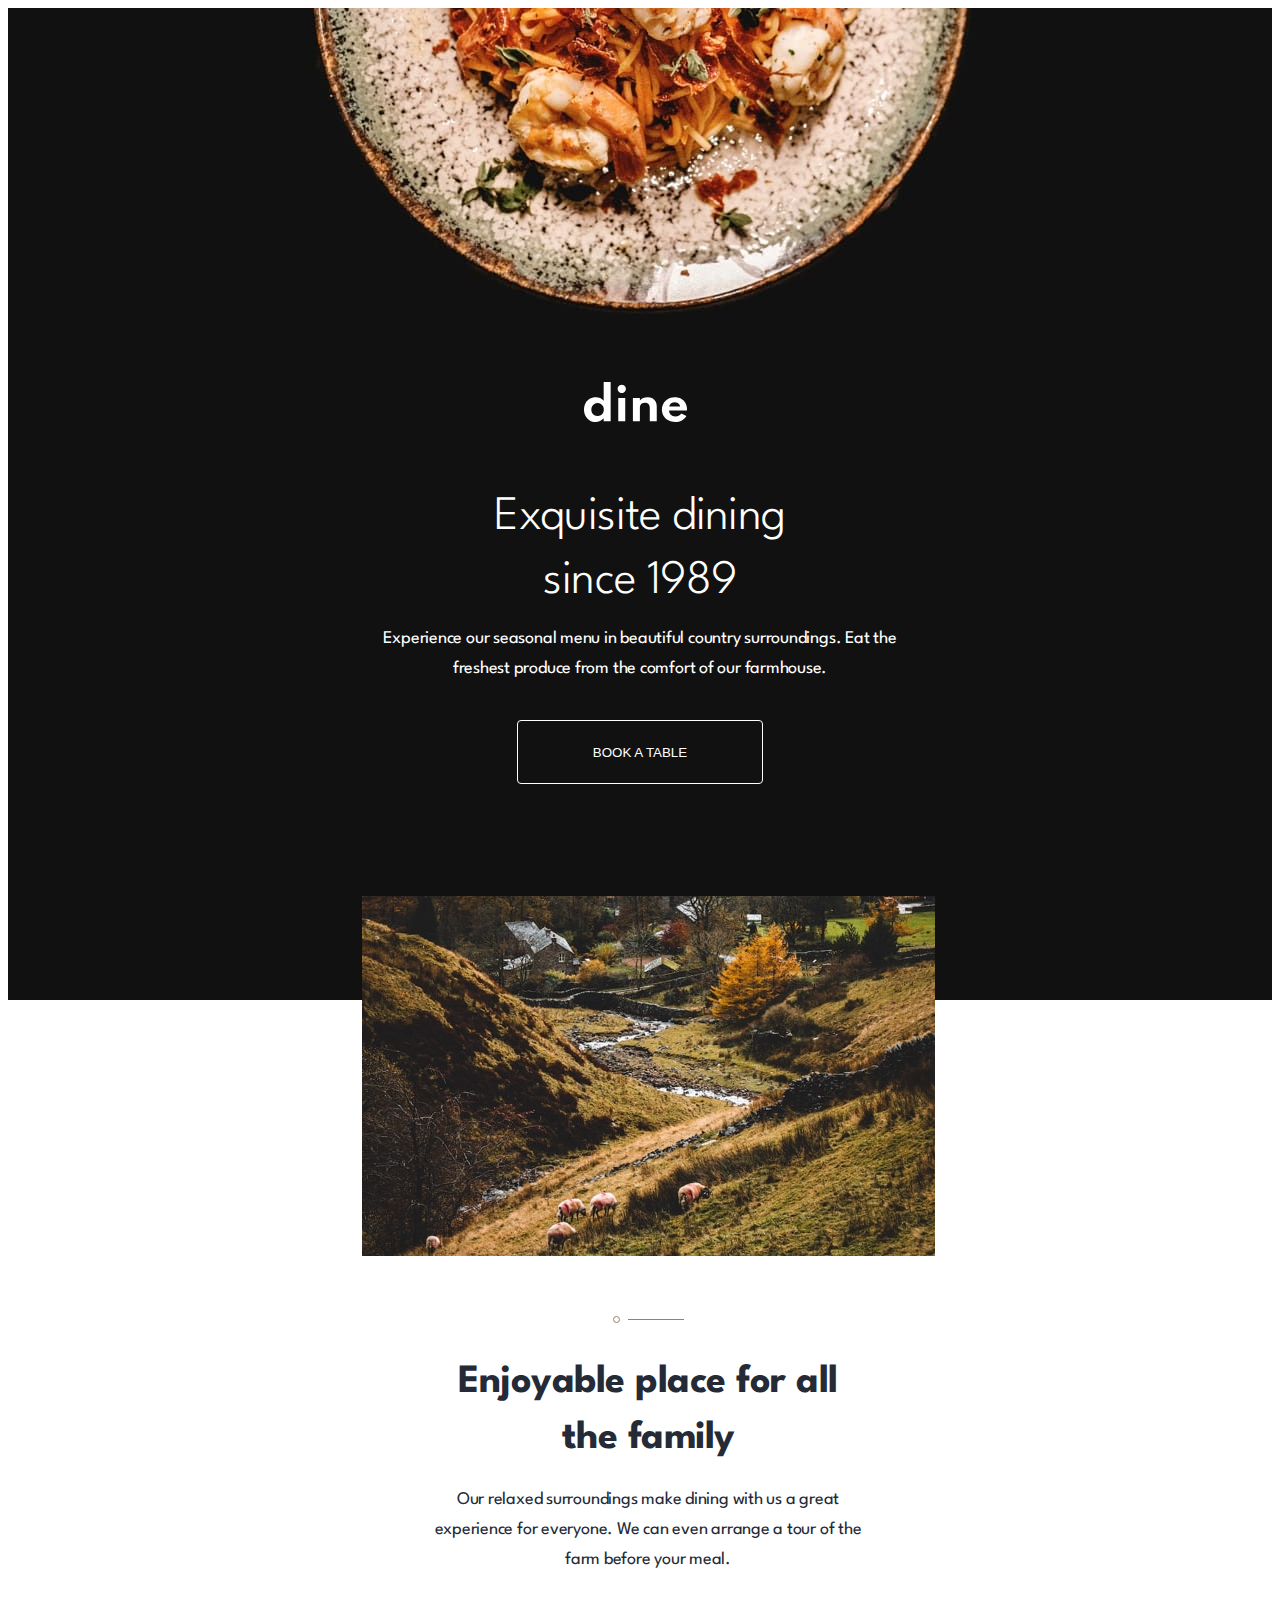
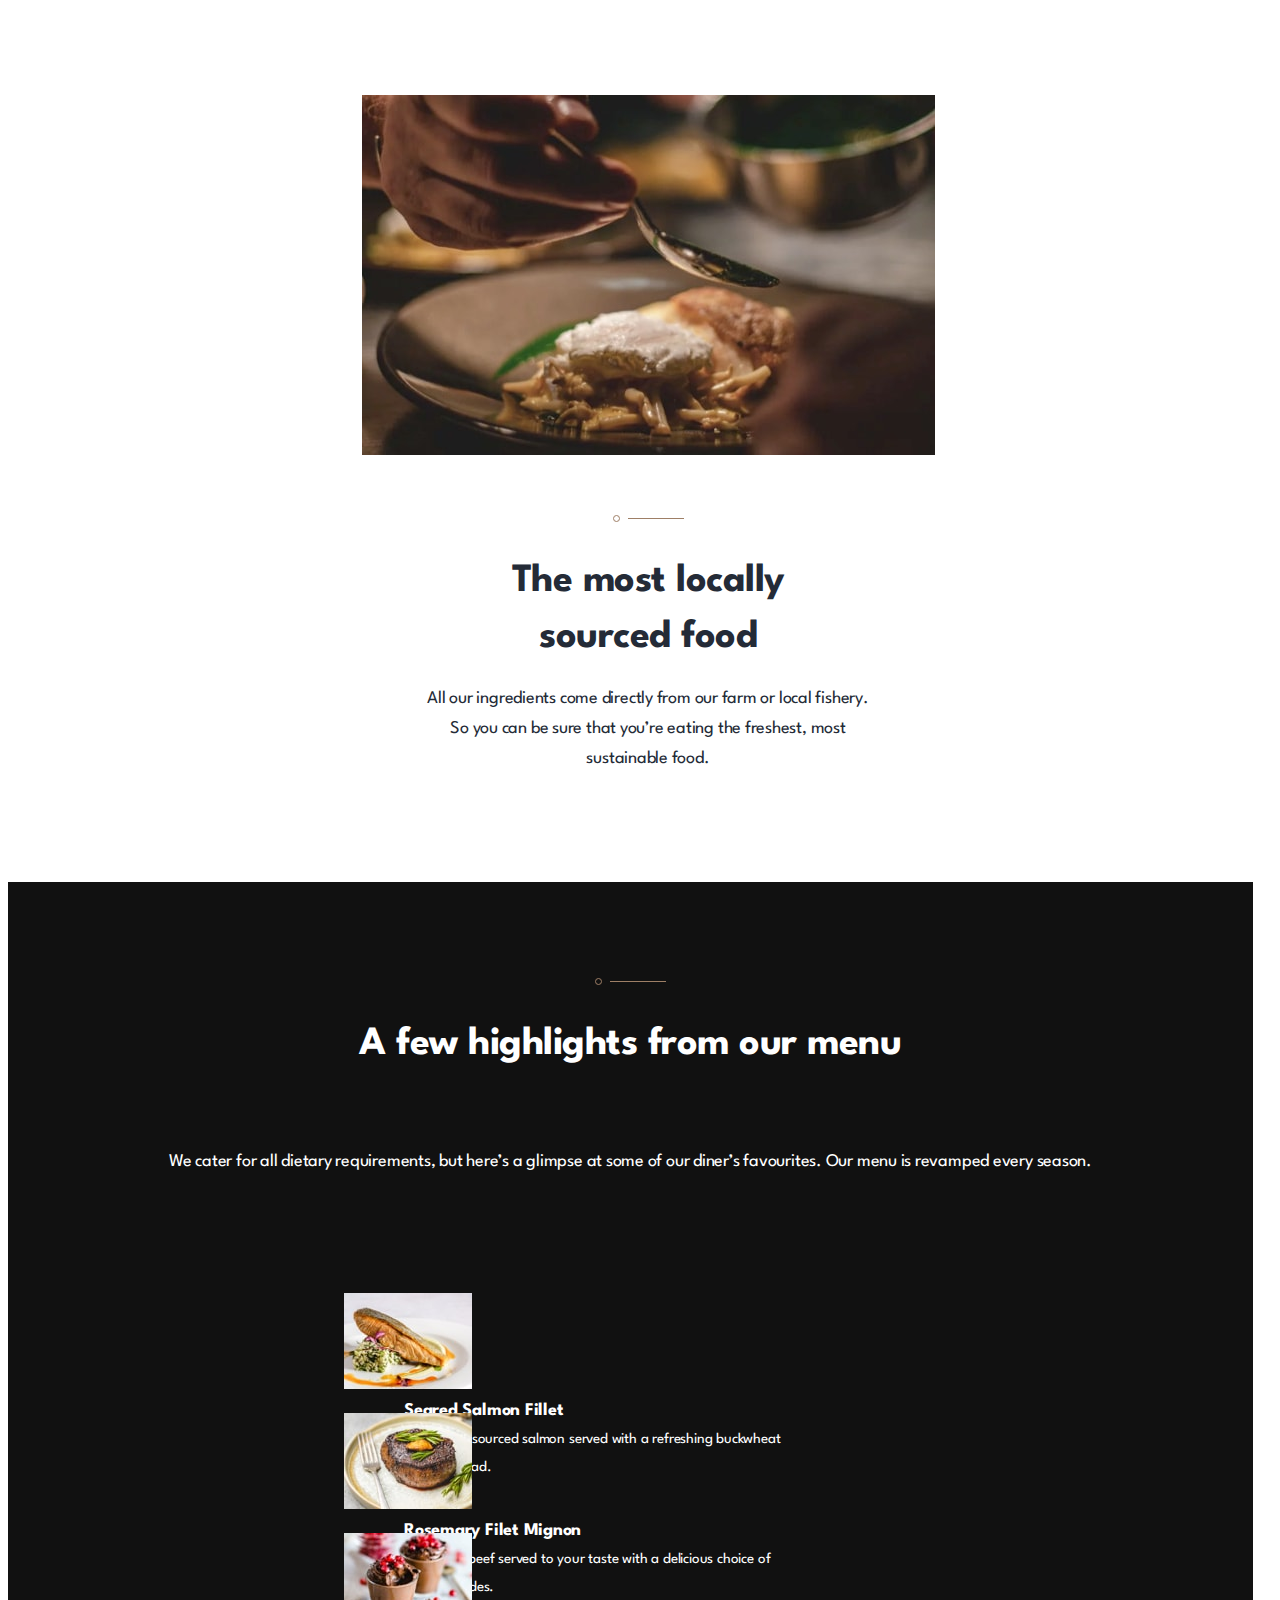
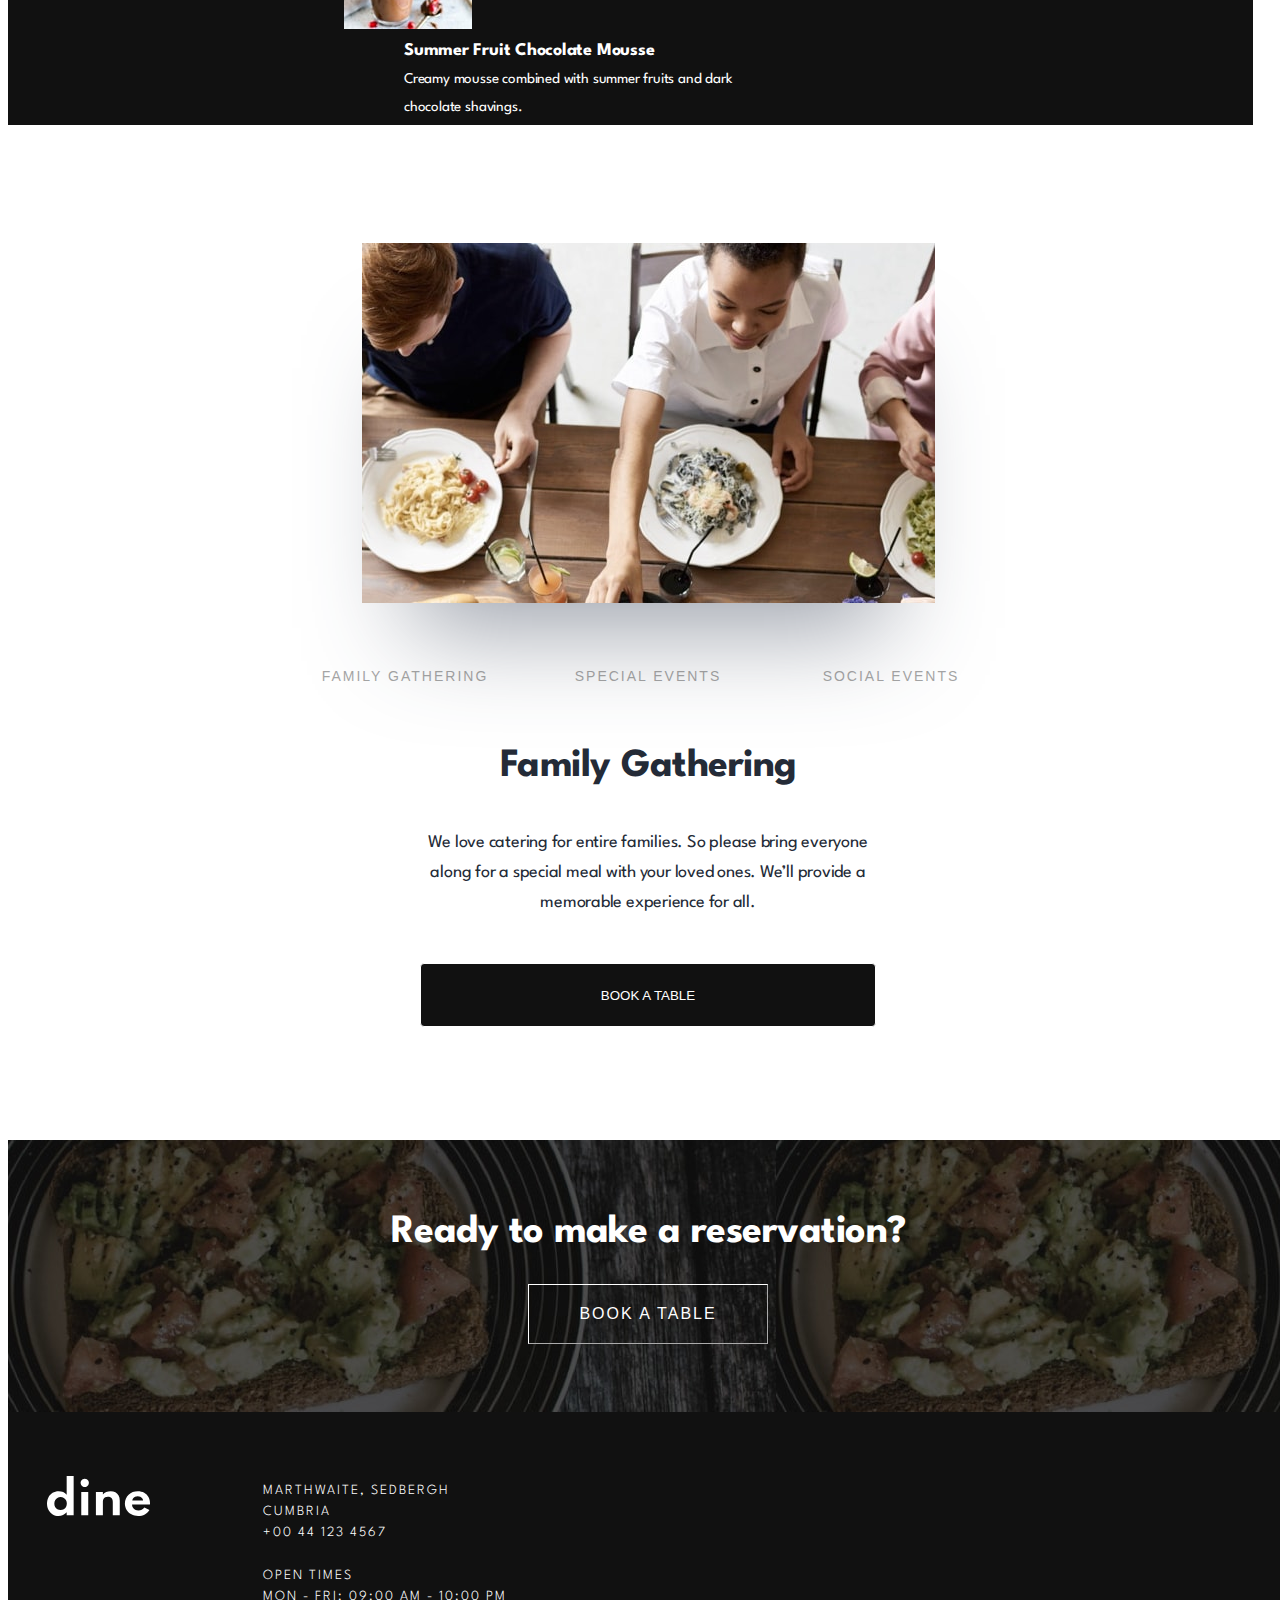
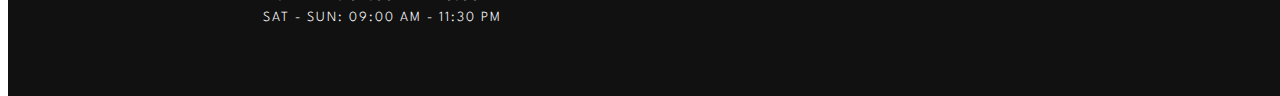
<file: index.html>
<!DOCTYPE html>
<html lang="en">
<head>
  <meta charset="UTF-8">
  <meta name="viewport" content="width=device-width, initial-scale=1.0">
  <link rel="icon" type="image/png" sizes="32x32" href="./images/favicon-32x32.png">
  <link href="https://cdn.jsdelivr.net/npm/bootstrap@5.1.3/dist/css/bootstrap.min.css" rel="stylesheet" integrity="sha384-1BmE4kWBq78iYhFldvKuhfTAU6auU8tT94WrHftjDbrCEXSU1oBoqyl2QvZ6jIW3" crossorigin="anonymous">
  <link rel="stylesheet" href="style.css">  
  <title>Dine Restaurant</title>
  <script src="https://ajax.googleapis.com/ajax/libs/jquery/3.6.0/jquery.min.js"></script>    
  <script defer src="script.js"></script>
  <link rel="preconnect" href="https://fonts.googleapis.com"> 
  <link rel="preconnect" href="https://fonts.gstatic.com" crossorigin>
  <link href="https://fonts.googleapis.com/css2?family=Spartan:wght@200;300;400;600;700&display=swap" rel="stylesheet"> 
</head>
<body>
  <header class="main-header">
    <img class="hidden-tablet hidden-desktop main-mobile" src="./images/homepage/hero-bg-mobile.jpg" alt="A photo of seafood dish.">
    <img class="hidden-mobile hidden-desktop" src="./images/homepage/hero-bg-tablet.jpg" alt="A photo of seafood dish.">
    <img class="hidden-mobile hidden-tablet desktop-img" src="./images/homepage/hero-bg-desktop.jpg" alt="A photo of seafood dish.">
    <div class="header-wrapper absolute-center">
      <img class="logo-svg" src="./images/logo.svg" alt="dine logo">
      <h1 class="h1-heading">Exquisite dining <br> since 1989</h1>
      <p class="body-text">Experience our seasonal menu in beautiful country surroundings. Eat the freshest produce from the comfort of our farmhouse.</p>
      <a href="booking.html">
        <button class="button">BOOK A TABLE</button>
      </a>
    </div>
  </header>
  <section class="section absolute-center">
    <div class="subsection">
      <img class="hidden-tablet hidden-desktop" src="./images/homepage/enjoyable-place-mobile.jpg" alt="Photo of the countryside.">
      <img class="hidden-mobile hidden-desktop" src="./images/homepage/enjoyable-place-tablet.jpg" alt="Photo of the countryside.">
      <img class="hidden-mobile hidden-tablet desktop-img" src="./images/homepage/enjoyable-place-desktop.jpg" alt="Photo of the countryside.">
      <img class="divider" src="./images/patterns/pattern-divide.svg" alt="Photo of divider">
      <div class="subsection-text-wrapper">
        <h2 class="subsection-title">Enjoyable place for all the family</h2>
        <p class="subsection-par"> Our relaxed surroundings make dining with us a great experience for everyone. We can even arrange 
          a tour of the farm before your meal.</p>
      </div>
    </div>
    <div class="subsection">
      <img class="hidden-tablet hidden-desktop" src="./images/homepage/locally-sourced-mobile.jpg" alt="Photo of a dish being prepared.">
      <img class="hidden-mobile hidden-desktop" src="./images/homepage/locally-sourced-tablet.jpg" alt="Photo of a dish being prepared.">
      <img class="hidden-mobile hidden-tablet desktop-img" src="./images/homepage/locally-sourced-desktop.jpg" alt="Photo of a dish being prepared.">
      <img class="divider" src="./images/patterns/pattern-divide.svg" alt="Photo of divider">
      <div class="subsection-text-wrapper">
        <h2 class="subsection-title">The most locally sourced food</h2>
        <p class="subsection-par">All our ingredients come directly from our farm or local fishery. So you can be sure that you’re 
        eating the freshest, most sustainable food.</p>
      </div>
    </div>
  </section>
  <section class="section-highlights absolute-center">
    <img class="divider" src="./images/patterns/pattern-divide.svg" alt="Photo of divider">
    <div class="subsection-text-wrapper">
      <h2 class="subsection-title">A few highlights from our menu</h2>
      <p class="subsection-par">We cater for all dietary requirements, but here’s a glimpse at some of our diner’s favourites. Our menu is revamped every season.</p>
    </div>
    <div class="menu-selection-container">
      <div class="menu-selection">
        <img class="hidden-tablet hidden-desktop" src="./images/homepage/salmon-mobile.jpg" alt="Seared salmon fillet.">
        <img class="hidden-mobile" src="./images/homepage/salmon-desktop-tablet.jpg" alt="Seared salmon fillet.">
        <div class="menu-selection-text-wrapper">
          <h3 class="subsection-title">Seared Salmon Fillet</h3>
          <p class="subsection-par">Our locally sourced salmon served with a refreshing buckwheat summer salad.</p>
        </div>
      </div>
      <div class="menu-selection">
        <img class="hidden-tablet hidden-desktop" src="./images/homepage/beef-mobile.jpg" alt="Rosemary Filet Mignon">
        <img class="hidden-mobile" src="./images/homepage/beef-desktop-tablet.jpg" alt="Rosemary Filet Mignon">
        <div class="menu-selection-text-wrapper">
          <h3 class="subsection-title">Rosemary Filet Mignon</h3>
          <p class="subsection-par">Our prime beef served to your taste with a delicious choice of seasonal sides.</p>
        </div>
      </div>
      <div class="menu-selection">
        <img class="hidden-tablet hidden-desktop" src="./images/homepage/chocolate-mobile.jpg" alt="Summer Fruit Chocolate Mousse.">
        <img class="hidden-mobile" src="./images/homepage/chocolate-desktop-tablet.jpg" alt="Summer Fruit Chocolate Mousse.">
        <div class="menu-selection-text-wrapper">
          <h3 class="subsection-title">Summer Fruit Chocolate Mousse</h3>
          <p class="subsection-par">Creamy mousse combined with summer fruits and dark chocolate shavings.</p>
        </div>
      </div>
    </div>
  </section>
  <section class="tabs">
    <div class="tab-img-wrapper">
      <div id="gathering-pic" class="tab-img"></div>
      <div id="events-pic" class="tab-img hidden"></div>
      <div id="social-pic" class="tab-img hidden"></div>
    </div>
    <div class="tab-wrapper">
      <button id="gathering-btn" class="tab-button">FAMILY GATHERING</button>
      <button id="events-btn" class="tab-button">SPECIAL EVENTS</button>
      <button id="social-btn" class="tab-button">SOCIAL EVENTS</button>
    </div>
    <div id="gathering" class="event-tab">
      <h2 class="event-title">Family Gathering</h2>
      <p class="event-paragraph">We love catering for entire families. So please bring everyone along for a special meal with your 
        loved ones. We’ll provide a memorable experience for all.</p>
    </div>
    <div id="events" class="event-tab hidden">
      <h2 class="event-title">Special Events</h2>
      <p class="event-paragraph">Whether it’s a romantic dinner or special date you’re celebrating with others we’ll look after you. 
        We’ll be sure to mark your special date with an unforgettable meal.</p>
    </div>
    <div id="social" class="event-tab hidden">
      <h2 class="event-title">Social Events</h2>
      <p class="event-paragraph">Are you looking to have a larger social event? No problem! We’re more than happy to cater for big 
        parties. We’ll work with you to make your event a hit with everyone.</p>
    </div>
    <a href="booking.html">
      <button class="button button-booking">BOOK A TABLE</button>
    </a>
  </section>
  <section class="booking">
    <h2 class="subsection-title">Ready to make a reservation?</h2>
    <a href="booking.html">
      <button class="btn">BOOK A TABLE</button>
    </a>
  </section>
  <footer class="main-footer">
    <div class="logo-wrapper">
      <img class="logo-svg" src="./images/logo.svg" alt="dine logo">
    </div>
    <div>
      <div>
        <p>Marthwaite, Sedbergh</p>
        <p>Cumbria</p>
        <p>+00 44 123 4567</p>
      </div>
      <div>
        <p>Open Times</p>
        <p>Mon - Fri: 09:00 AM - 10:00 PM</p>
        <p> Sat - Sun: 09:00 AM - 11:30 PM</p>
      </div>
    </div>
  </footer>
<script src="https://cdn.jsdelivr.net/npm/bootstrap@5.1.3/dist/js/bootstrap.bundle.min.js" integrity="sha384-ka7Sk0Gln4gmtz2MlQnikT1wXgYsOg+OMhuP+IlRH9sENBO0LRn5q+8nbTov4+1p" crossorigin="anonymous"></script>
</body>
</html>
</file>
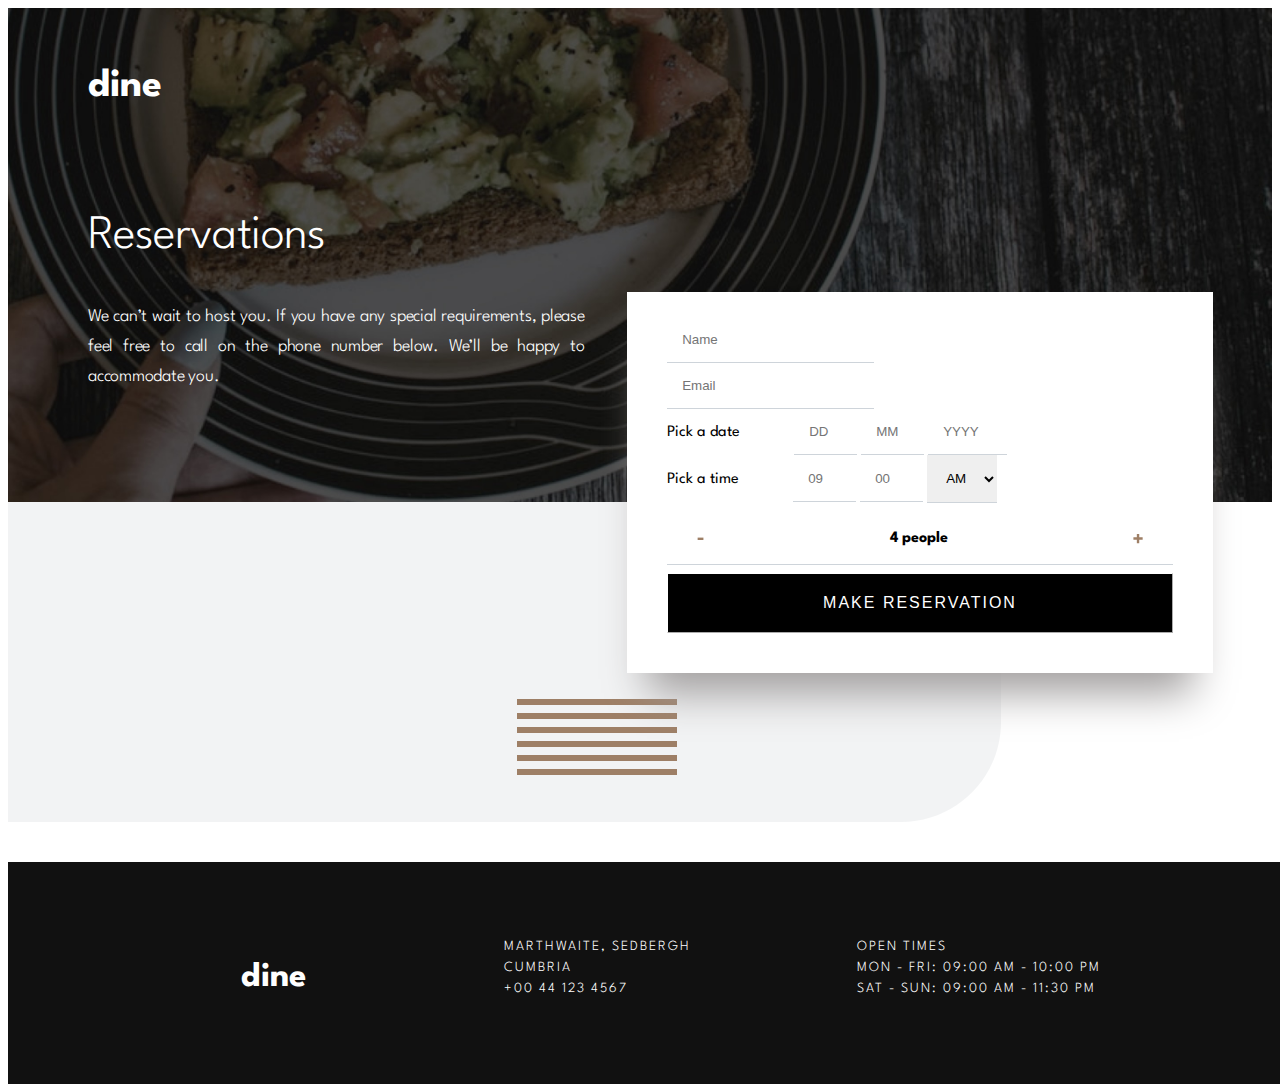
<file: booking.html>
<!DOCTYPE html>
<html lang="en">
<head>
  <meta charset="UTF-8">
  <meta name="viewport" content="width=device-width, initial-scale=1.0">
  <link rel="icon" type="image/png" sizes="32x32" href="./images/favicon-32x32.png">
  <link href="https://cdn.jsdelivr.net/npm/bootstrap@5.1.3/dist/css/bootstrap.min.css" rel="stylesheet" integrity="sha384-1BmE4kWBq78iYhFldvKuhfTAU6auU8tT94WrHftjDbrCEXSU1oBoqyl2QvZ6jIW3" crossorigin="anonymous">
  <link rel="stylesheet" href="style.css">  
  <title>Dine Restaurant Booking</title>
  <script src="https://ajax.googleapis.com/ajax/libs/jquery/3.6.0/jquery.min.js"></script>
  <script defer src="script.js"></script>
  <link rel="preconnect" href="https://fonts.googleapis.com"> 
  <link rel="preconnect" href="https://fonts.gstatic.com" crossorigin>
  <link href="https://fonts.googleapis.com/css2?family=Spartan:wght@200;300;400;600;700&display=swap" rel="stylesheet"> 
</head>
<body>
<div class="body-container reservations">
  <header class="booking-header">
      <a href="index.html"><h2 class="logo">dine</h2></a>
      <h1 class="h1-heading">Reservations</h1>
      <p class="body-text">We can’t wait to host you. If you have any special requirements, please feel free to 
        call on the phone number below. We’ll be happy to accommodate you.</p>
      <button id="open-form" class="btn shadow-none">RESERVE PLACE</button>
  </header>
  <section id="form-section" class="form-section hidden">
    <img class="lines" src="./images/patterns/pattern-lines 2.svg" alt="Decorative lines">

    <form action="http://localhost:1000/submit" id="form" method="POST" class="needs-validation" novalidate>
      <div class="form-row">
        <div class="col-md-12 mb-3">
          <input name="name" type="text" class="form-control" id="validationCustom01"  placeholder="Name" value="" required>
          <div class="valid-feedback"></div>
        </div>
      </div>
      <div class="form-row">
        <div class="col-md-12 mb-3">
          <input name="email" type="email" class="form-control" id="validationCustom02" placeholder="Email" value="" required>
          <div class="valid-feedback"></div>
        </div>
      </div>
      <div class="form-row">
        <div class="input-group col-md-2 mb-3 row">
          <label class="col-md-auto" for="validationCustom04">Pick a date</label>
          <input name="day" type="number" min="0" max="31" class="form-control col" id="validationCustom04"  placeholder="DD" value="" required>
          <input name="month" type="number" min="1" max="12"  class="form-control col" type="month" class="form-control" id="validationCustom05"  placeholder="MM" value="" required>
          <input name="year" type="number" min="2022" max="2023" class="form-control col" type="year" class="form-control" id="validationCustom06"  placeholder="YYYY" value="" required>
          <div class="valid-feedback"></div>
        </div>
      </div>
        <div class="form-row">
          <div class="input-group row">
            <label class="col-md-auto" for="validationCustom05">Pick a time</label>
            <input name="hour" type="number" min="0" max="12" class="form-control" id="validationCustom07" value="" placeholder="09" required>
            <input name="minute" type="number" min="0" max="59"  class="form-control" id="validationCustom08" value="" placeholder="00" required>
            <select name="ampm" class="form-control" id="FormControlSelect1">
                <option>AM</option>
                <option>PM</option>
        </select>
        <div class="valid-feedback"></div>
      </div>
      </div>
      <div class="form-row">
        <div class="col-md-12 mb-3">
          <div class="form-control people-selector" id="validationCustom09">
            <img id="minus" src="./images/icons/icon-minus.svg" alt="Minus sign">
            <span id="person-input">4 people</span>
            <img id="plus" src="./images/icons/icon-plus.svg" alt="Plus sign">
            <input id="persons" name="persons" type="hidden">
          </div>
        </div>
      </div>
      <button class="btn btn-primary" type="submit">MAKE RESERVATION</button>
    </form>
  <div class="popup-wrap">
      <div class="popup-box">
        <h2>Thank you!</h2>
        <h3>Your reservation has been received.</h3>
        <a class="close-btn popup-close" href="#">x</a>
      </div>
    </div>  
  </section>
  <footer>
    <h2 class="logo">dine</h2>
    <div class="footer-container">
      <div>
        <p>Marthwaite, Sedbergh</p>
        <p>Cumbria</p>
        <p>+00 44 123 4567</p>
      </div>
      <div class="last-child">
        <p>Open Times</p>
        <p>Mon - Fri: 09:00 AM - 10:00 PM</p>
        <p>Sat - Sun: 09:00 AM - 11:30 PM</p>
      </div>
    </div>
  </footer>
</div>

<script src="https://cdn.jsdelivr.net/npm/bootstrap@5.1.3/dist/js/bootstrap.bundle.min.js" integrity="sha384-ka7Sk0Gln4gmtz2MlQnikT1wXgYsOg+OMhuP+IlRH9sENBO0LRn5q+8nbTov4+1p" crossorigin="anonymous"></script>
</body>
</html>
</file>
<file: style.css>
/* Common */
:root {
    --clr-bg-dark: #111111;
    --clr-line-brown: rgb(161, 158, 158);
}

input::-webkit-outer-spin-button,
input::-webkit-inner-spin-button {
  -webkit-appearance: none;
  margin: 0;
}

input[type=number] {
  -moz-appearance: textfield;
}

body {
    font-family: 'Spartan', sans-serif;
}

.tabs .hidden,
.form-section .hidden,
.form-section  {
    display: none;
}

.absolute-center {
    margin: 0 auto 0 auto;
    position: absolute;
}

.logo-svg {
    position: absolute;
    top: 0px;
}

.h1-heading {
    position: absolute;
    left: 0%;
    right: 0%;

    font-family: 'Spartan';
    font-style: normal;
    font-weight: 300;
    text-align: center;
    color: #FFFFFF;
}

.body-text {
    position: absolute;
    font-family: 'Spartan';
    font-style: normal;
    font-weight: 400;
    text-align: center;
    color: #FFFFFF;
}

.button {
    position: absolute;
    border-radius: 0.25rem;
    bottom: 0%;
    border: 1px solid #FFFFFF;
    box-sizing: border-box;
    background-color: transparent;
    color: white;
}

.button:hover {
    color: var(--clr-bg-dark);
    background-color: white;
    transition-delay: .3s;
        border-color: var(--clr-bg-dark);
    border-style: solid;
    border-width: 1px;
}

.section {
    width: 100%;
}

.divider {
    display: block;
}

.subsection-text-wrapper {
    color: #242B37;
    text-align: center;
    font-family: 'Spartan';
    font-style: normal;
}

.subsection-title {
    font-weight: 700;
}

.subsection-par {
    font-weight: 400;
}

.section-highlights {
    background: #111111;
    color: #FFFFFF;
}

.section-highlights .subsection-text-wrapper {
    color: #FFFFFF;
}

.menu-selection-text-wrapper .subsection-title,
.menu-selection-text-wrapper .subsection-par {
    height: auto;
    margin: auto;
}

.menu-selection-text-wrapper .subsection-title {
    font-size: 18px;
    line-height: 28px;
    letter-spacing: -0.225px;
}

.menu-selection-text-wrapper .subsection-par {
    font-size: 15px;
    line-height: 28px;
    letter-spacing: -0.1875px;
}

.tabs {
    position: absolute;
    width: 100%;
}

.tab-img-wrapper {
    margin: 120px auto 56px auto;
    display: flex;
}

.tab-img {
    background: #EDEDED;
    box-shadow: 0px 75px 100px -50px rgba(56, 66, 85, 0.503223);
    margin: 0 auto;
}

.tab-wrapper {
    margin: 0 auto;
}

.tab-button {
    border: none;
    background-color: transparent;
    font-size: 14px;
    letter-spacing: 2px;
    margin: 8px 10px;
    opacity: 50%;
    color: #4C4C4C;
    width: 223px;
}

.tab-button::after {
    content: "";
    display: block;
    width: 0;
    border-bottom: 1px solid var(--clr-line-brown);
    margin: 0 auto;
    transition: all 0.3s linear 0s;
    margin-top: 5px;
}

.tab-button:hover {
    opacity: 100%;
    font-weight: 600;
    transition-timing-function: ease;
    transition: 1s;
}

.tab-button:hover::after {
    width: 60%;
}

.event-tab {
    text-align: center;
    font-family: 'Spartan';
    font-style: normal;
    color: #242B37;
}

.event-title {
    font-weight: 700;
}

.event-paragraph {
    font-weight: 400;
    margin-bottom: 0;
}

.button-booking {
    background-color: #111111;
    color: #FFFFFF;
    top: auto !important;
    height: 64px;
}

.booking {
    position: absolute;
    width: 100%;
    text-align: center;
}

.booking .subsection-title {
    color: white;
    font-weight: 700;
    height: auto;
}

.main-footer {
    background-color: var(--clr-bg-dark);
    color: white;
    width: 100%;
    position: absolute;
}

.main-mobile {
    overflow: hidden;
}

.logo-wrapper .logo-svg {
    position: inherit;
    top: auto;
}

.main-footer p {
    font-weight: 300;
    text-transform: uppercase;
    font-size: 14px;
    margin: 8px;
    letter-spacing: 2px;
}

.main-footer div div:last-child {
    margin-top: 30px; 
}

/* Mobile */
@media only screen and (max-width: 767px) {
    .hidden-mobile {
        display: none;
    }

    .header-wrapper {
        width: 327px;
        height: 364px;
        top: 232px;
    }

    .logo-svg {
        width: 82.4px;
        height: 32px;
        left: 122px;
    }

    .h1-heading {
        height: 80px;
        top: calc(50% - 80px/2 - 78px);

        font-size: 32px;
        line-height: 40px;
        letter-spacing: -0.4px;
    }

    .body-text {
        height: 100px;
        left: 0%;
        right: 0%;
        top: calc(50% - 100px/2 + 36px);

        font-size: 15px;
        line-height: 25px;

        letter-spacing: -0.1875px;
    }

    .button {
        left: 12.54%;
        right: 12.54%;
        top: 82.42%;
    }

    .section {
        top: 676px;
    }

    .subsection {
        width: 327px;
        margin: 0 auto 80px auto;
    }

    .divider {
        margin: 48px auto 32px auto;
    }

    .subsection-text-wrapper {
        margin: 0 5px;
    }

    .subsection-title {
        height: 80px;
        margin-bottom: 16px;
        font-size: 32px;
        line-height: 40px;
        letter-spacing: -0.4px;
    }

    .subsection-par {
        height: 100px;
        font-size: 15px;
        line-height: 25px;
        letter-spacing: -0.1875px;
    }

    .section-highlights {
        top: 2202px;
        width: 100%;
    }

    .section-highlights .divider {
        margin-top: 72px;
    }

    .section-highlights .subsection-text-wrapper {
        margin: 0 auto 64px auto;
        width: 327px;
    }

    .menu-selection-container {
        margin: 0 auto;
        width: 327px;
    }

    .menu-selection-text-wrapper {
        margin-top: 32px;
        margin-bottom: 48px;
    }

    .menu-selection-text-wrapper .subsection-title,
    .menu-selection-text-wrapper .subsection-par {
        text-align: center;
    }

    .menu-selection-text-wrapper .subsection-par {
        padding: 0 20px;
    }

    .tabs {
        top: 3882px;
    }

    .tab-img {
        width: 326px;
        height: 400px;
    }

    #gathering-pic {
        background: url("./images/homepage/family-gathering-mobile.jpg");
    }

    #events-pic {
        background: url("./images/homepage/special-events-mobile.jpg");
    }

    #social-pic {
        background: url("./images/homepage/social-events-mobile.jpg");
    }

    .tab-wrapper {
        width: 239px;
    }

    .tab-button {
        font-weight: 600;
        line-height: 28px;
    }

    .event-tab {
        width: 327px;
        height: 156px;
        margin: 24px auto 0 auto;
    }

    .event-title {
        font-size: 32px;
        line-height: 40px;
        letter-spacing: -0.4px;
    }

    .event-paragraph {
        font-size: 15px;
        line-height: 25px;
        letter-spacing: -0.1875px;
    }

    .button-booking {
        width: 245px;
        margin: 24px auto 0 auto;
        bottom: auto;
    }

    .booking {
        top: 5004px;
        background-image: url(./images/homepage/ready-bg-mobile.jpg);
        height: 328px;
        padding-top: 80px;
        background-size: cover;
    }
    
    .booking .subsection-title {
        width: 327px;
        font-size: 32px;
        line-height: 40px;
        letter-spacing: -0.4px;
        margin: 0 auto 24px auto;
    }

    .main-footer {
        top: 5332px;
        padding: 80px 24px;
        justify-content: center;
        display: block;
        text-align: center;
    }
    
    .logo-wrapper {
        width: 100%;
        margin-bottom: 40px;
    }
}

/* Tablet */
@media only screen and (min-width: 768px) and (max-width: 1439px) {
    .hidden-tablet {
        display: none;
    }

    .main-header {
        height: 992px;
    }

    .header-wrapper {
        width: 689px;
        height: 402px;
        top: 374px;
    }

    .logo-svg {
        width: 103px;
        height: 40px;
        left: 288px; 
    }

    .h1-heading {
        height: 128px;
        top: calc(50% - 128px/2 - 65px);

        font-size: 48px;
        line-height: 64px;
        letter-spacing: -0.6px;
    }

    .body-text {
        height: 90px;
        left: 8.42%;
        right: 8.42%;
        top: calc(50% - 90px/2 + 68px);

        font-size: 18px;
        line-height: 30px;
      
        letter-spacing: -0.225px;
    }

    .button {
        left: 32.22%;
        right: 32.22%;
        top: 84.08%;
    }

    .section {
        top: 896px;
    }

    .subsection {
        width: 573px;
        margin: 0 auto 120px auto;
    }

    .divider {
        margin: 56px auto 32px auto;
    }

    .subsection-text-wrapper {
        margin: 0 60px;
    }

    .subsection-title {
        height: 112px;
        margin: 0 30px 16px 30px;
        font-size: 40px;
        line-height: 56px;
        letter-spacing: -0.5px;
    } 

    .subsection-par {
        height: 90px;
        font-size: 18px;
        line-height: 30px;
        letter-spacing: -0.225px;
    }

    .section-highlights {
        top: 2482px;
    }

    .section-highlights .divider {
        margin-top: 96px;
    }

    .section-highlights .subsection-text-wrapper {
        margin: 0 161px;
    }

    .menu-selection-container {
        margin: 56px auto 96px auto;
        width: 573px;
    }

    .menu-selection {
        width: 100%;
        height: 96px;
        margin: 12px 0;
    }

    .menu-selection-container .menu-selection:first-child {
        margin-bottom: 24px;
        margin-top: 0;
    }

    .menu-selection-container .menu-selection:last-child {
        margin-top: 24px;
        margin-bottom: 0;
    }

    .menu-selection img {
        vertical-align: top;
    }

    .menu-selection-text-wrapper {
        width: 383px;
        display: inline-block;
        padding-left: 60px;
        height: 88px;
        padding-top: 8px;
    }

    .tabs {
        top: 3323px;
    }

    .tab-img {
        width: 573px;
        height: 360px;
    }

    #gathering-pic {
        background: url("./images/homepage/family-gathering-tablet.jpg");
    }

    #events-pic {
        background: url("./images/homepage/special-events-tablet.jpg");
    }

    #social-pic {
        background: url("./images/homepage/social-events-tablet.jpg");
    }

    .tab-wrapper {
        width: fit-content;
        display: flex;
    }

    .tab-button {
        display: inline-block;
        font-weight: 500;
        line-height: 16px;
    }

    .event-tab {
        width: 457px;
        height: 288px;
        margin: 40px auto 0 auto;
    }

    .event-title {
        font-size: 40px;
        line-height: 56px;
        letter-spacing: -0.5px;
    }

    .event-paragraph {
        font-size: 18px;
        line-height: 30px;
        letter-spacing: -0.225px;
    }

    .booking {
        top: 4340px;
        background-image: url(./images/homepage/ready-bg-tablet.jpg);
        height: 272px;
        padding-top: 65px;
    }
    
    .booking .subsection-title {
        font-size: 40px;
        line-height: 56px;
        letter-spacing: -0.5px;
        margin-bottom: 23px;
    }

    .main-footer {
        top: 4612px;
        padding: 64px 39px;
        justify-content: normal;
    }
    
    .logo-wrapper {
        width: 208px;
    }
}

/* Desktop */
@media only screen and (min-width: 1440px) {
    .hidden-desktop {
        display: none;
    }

    .main-header {
        height: 820px;
        align-items: baseline;
        padding: 65px 167px;
    }

    .main-header .desktop-img {
        position: absolute;
        top: 0;
        right: 0;
    }

    .main-header .h1-heading {
        top: 258px;
        font-weight: 300;
        font-size: 64px;
        line-height: 72px;
        letter-spacing: -0.8px;
        width: 524px;
        text-align: initial;
    }

    .main-header .body-text {
        top: 426px;
        width: 445px;
        font-weight: 400;
        font-size: 18px;
        line-height: 30px;
        letter-spacing: -0.225px;
        text-align: initial;
    }

    .main-header .button {
        bottom: auto;
        top: 558px;
        width: 245px;
        height: 64px;
    }

    .subsection {
        padding: 0 165px;
    }

    .section .subsection:first-child .desktop-img {
        margin-top: -70px;
    }

    .subsection .divider {
        position: absolute;
    }

    .section .subsection:first-child .divider {
        left: 830px;
        top: 177px;
    }

    .section .subsection:first-child .subsection-text-wrapper {
        position: absolute;
        top: 225px;
        left: 830px;
    }

    .section .subsection:first-child .subsection-text-wrapper .subsection-title {
        padding-right: 40px;
    }

    .subsection-text-wrapper {
        width: 445px;
        text-align: initial;
    }

    .subsection-title {
        font-weight: 700;
        font-size: 40px;
        line-height: 56px;
        letter-spacing: -0.5px;
    }

    .subsection-par {
        font-weight: 400;
        font-size: 18px;
        line-height: 30px;
        letter-spacing: -0.225px;
    }

    .section .subsection:last-child .desktop-img {
        margin-top: 120px;
        position: absolute;
        right: 165px;
        z-index: 2;
    }

    .section .subsection:last-child .divider {
        left: 165px;
        top: 971px;
    }

    .section .subsection:last-child .subsection-text-wrapper {
        position: absolute;
        top: 1029px;
        left: 165px;
    }

    .section-highlights {
        width: 100%;
        position: absolute;
        top: 2231px;
        padding: 200px 165px 120px 165px;
        height: 710px;
    }

    .section-highlights .divider {
        padding-bottom: 48px;
    }

    .section-highlights .subsection-text-wrapper .subsection-title {
        font-weight: 700;
        font-size: 40px;
        line-height: 56px;
        letter-spacing: -0.5px;
    }

    .section-highlights .subsection-text-wrapper .subsection-par {
        font-weight: 400;
        font-size: 18px;
        line-height: 30px;
        letter-spacing: -0.225px;
    }

    .menu-selection-container {
        position: absolute;
        right: 165px;
        top: 200px;
        width: 540px;
    }

    .menu-selection {
        padding: 20px 0;
    }

    .menu-selection-text-wrapper {
        width: 350px;
        display: inline-block;
    }

    .menu-selection img {
        margin-top: -50px;
        padding-right: 50px;
    }

    .tabs {
        position: absolute;
        top: 2940px;
        width: 100%;
    }

    .tab-img-wrapper {
        margin: 160px 125px 160px 165px;
        width: fit-content;
    }

    .tab-img {
        width: 540px;
        height: 600px;
    }

    #gathering-pic {
        background: url("./images/homepage/family-gathering-desktop.jpg");
    }

    #events-pic {
        background: url("./images/homepage/special-events-desktop.jpg");
    }

    #social-pic {
        background: url("./images/homepage/social-events-desktop.jpg");
    }

    .event-tab {
        position: absolute;
        width: 570px;
        top: 223px;
        right: 165px;
        text-align: initial;
        padding-left: 125px;
    }

    .event-title {
        font-weight: 700;
        font-size: 40px;
        line-height: 56px;
        letter-spacing: -0.5px;
    }

    .event-paragraph {
        font-weight: 400;
        font-size: 18px;
        line-height: 30px;
        letter-spacing: -0.225px;
    }

    .button-booking {
        position: absolute;
        height: 64px;
        width: 245px;
        right: 365px;
        border: 1px solid #111111;
        background-color: --clr-bg-dark;
        color: white;
        top: 447px !important;
    }

    .tab-wrapper {
        position: absolute;
        width: 188px;
        right: 422px;
        top: 550px;
        text-align: initial;
    }

    .tab-button {
        text-align: initial;
        margin: 10px 0;
    }

    .booking {
        top: 3860px;
        background-image: url(./images/homepage/ready-bg-desktop.jpg);
        height: 240px;
        text-align: initial;
        padding: 92px 165px;
    }

    .booking .subsection-title {
        font-weight: 700;
        font-size: 40px;
        line-height: 56px;
        letter-spacing: -0.5px;
        display: inline;
        width: 639px;
    }

    .booking .btn {
        position: absolute;
        right: 165px;
        width: 245px;
        height: 64px;
        background-color: --clr-bg-dark;
        color: white;
        top: 88px;
        padding: 0;
    }

    .main-footer {
        position: absolute;
        top: 4100px;
        width: 100%;
        justify-content: initial;
        padding: 78px 165px;
    }

    .logo-wrapper {
        padding-top: 10px;
        padding-right: 193px;
    }

    .main-footer div {
        display: flex;
    }

    .main-footer div div {
        display: inline;
    }

    .main-footer div div:last-child {
        margin-top: 0;
        padding-left: 124px;
    }
}

.logo {
    font-weight: 700;
    font-size: 35px;
} 

.btn {
    background-color: transparent;
    position: relative;
    color: white;
    font-size: 16px;
    font-weight: 500;
    padding: 20px 50px;
    border-width: 1px;
    border-color: white;
    letter-spacing: 2px;
}

.btn:hover {
    color: var(--clr-bg-dark);
    background-color: white;
    transition-delay: .3s;
}

/* header */

header {
    height: 100vh;
    background-color: var(--clr-bg-dark);
    display: flex;
    flex-direction: column;
    align-items: center;
    text-align: center;
    color: white;
    position: relative;
}

/* footer */

footer {
    background-color: var(--clr-bg-dark);
    color: white;
    text-align: center;
    padding: 60px 0px 60px 0;
    width: 100%;
}

footer h2 {
    margin-bottom: 20px;
}

footer p {
    font-weight: 300;
    text-transform: uppercase;
    font-size: 14px;
    margin: 8px;
    letter-spacing: 2px;
}

footer div:last-child {
    margin-top: 30px; 
}

/* ***** booking page ***** */

/* booking header */

.booking-header {
    background-image: url(./images/booking/hero-bg-mobile.jpg);
    background-size: cover;
    height: auto;
    position: relative;
    z-index: 1;
}
.booking-header .h1-heading {
    position: static;
    height: auto;
    margin-bottom: 15px;
}

.booking-header a {
    text-decoration: none;
    color: inherit;
}

.booking-header .logo {
    margin: 70px auto 50px auto;
}


.booking-header h1 {
    margin-top: 0px;
}

.booking-header .body-text {
    padding: 0 20px;
    position: static;
    margin-bottom: 30px;
}

.booking-header .btn {
    margin-bottom: 150px;
}

.btn-active {
    background-color: white;
    color: var(--clr-bg-dark);
}

.form-section {
    background-color: white;
    justify-content: center;
    
}

.form-section form {
    position: relative;
    z-index: 3;
    bottom: 75px;
    background-color: white;
    width: 85vw;
    padding: 25px;
    box-shadow: 0px 40px 40px -20px rgb(161, 158, 158);
}

form .btn {
    background-color: black;
    padding: 20px 20px;
    width: 100%;
    margin-top: 8px;
}

form .btn:hover {
    border-color: var(--clr-bg-dark);
}

form .btn:focus {
    background-color:var(--clr-bg-dark);
    color: white;
    box-shadow: none;
    border-color: var(--clr-bg-dark);
}

form .btn:active {
    background-color: inherit;
    color: inherit;
    border-color: none;
    outline: black;
}

.people-selector {
    display: flex;
    justify-content: space-between;
    align-items: center;
}

.people-selector img {
    height: min-content;
    cursor: pointer;
    padding: 5px 10px;
}

#person-input {
    font-weight: bold;
}

form .form-control {
    border: transparent;
    border-bottom: 1px solid #ced4da;
    border-radius: 0;
    padding: 15px;
}

form .input-group {
    gap: 5px;
    align-items: center;
}

form .form-control:last-child {
    padding: 15px 20px;
    margin-top: 10px;
}

form .row {
    --bs-gutter-x: 0;
}

.row .form-control {
    padding-top: 10px;
}

.input-group label {
    margin-right: 50px;
}


.reservations .form-section .lines {
    display: none;
}

.popup-wrap {
    width:100%;
    min-height:150%;
    display:none;
    position:absolute;
    top:0px;
    left:0px;
    content:'';
    background:rgba(0,0,0,0.85);
    z-index: 4;
  }
  
.popup-box {
    width:400px;
    padding: 40px;
    transform:translate(-50%, -50%) scale(0.5);
    position:absolute;
    top:35%;
    left:50%;
    box-shadow:0px 2px 16px rgba(0,0,0,0.5);
    border-radius:3px;
    background:#fff;
    text-align:center;
    z-index: 4;
}

.popup-box h2 {
      color:#1a1a1a;
      margin-bottom: 15px;
}

.popup-box h3 {
      color:rgb(99, 96, 96);
}

.popup-box .close-btn {
    width:35px;
    height:35px;
    display:inline-block;
    position:absolute;
    top:10px;
    right:10px;
    -webkit-transition:all ease 0.5s;
    transition:all ease 0.5s;
    border-radius:1000px;
    background:#d75f70;
    font-weight:bold;
    text-decoration:none;
    color:#fff;
    line-height:200%;
    text-align: center;
}
    
.popup-box .close-btn:hover {
      -webkit-transform:rotate(180deg);
      transform:rotate(180deg);
}

.transform-in, .transform-out {
    display:block;
    -webkit-transition:all ease 0.5s;
    transition:all ease 0.5s;
}
  
.transform-in {
      -webkit-transform:translate(-50%, -50%) scale(1);
      transform:translate(-50%, -50%) scale(1);
  }
  
.transform-out {
      -webkit-transform:translate(-50%, -50%) scale(0.5);
      transform:translate(-50%, -50%) scale(0.5);
}

/* booking - tablet */

@media only screen and (min-width: 480px) {
    .booking-header {
        background-image: url(./images/booking/hero-bg-tablet@2x.jpg);
    }

    .booking-header a {
        align-self: flex-start;
    }

    .booking-header .logo {
        margin: 70px;
        font-size: 40px;
    }

    .booking-header .body-text {
        width: 80%;
    }

    .form-section form {
        width: 75%;
        padding: 40px;
 }

    form .input-group {
        gap: 15px;
}

    .row .form-control {
    padding-top: 15px;
}

    #validationCustom01 {
    padding-top: 0;
}

    footer {
        display: flex;
        padding: 70px 35px;
        align-items: space-around;
        justify-content: center;
        text-align: justify;
    }

    footer .logo {
        margin-right: 15%;
    }
    
    footer div:last-child {
        margin-top: 0;
    }

    footer .last-child {
        margin-top: 30px !important;
    }
}

/* booking - desktop */

@media only screen and (min-width: 1025px) {
    .booking-header {
        background-image: url(./images/booking/hero-bg-desktop@2x.jpg);
        align-items: flex-start;
        padding: 80px;
        padding-top: 30px;
    }

    .booking-header .logo {
        margin: 0;
        margin-top: 30px;
        margin-bottom: 100px;
    }
    
    .booking-header .btn {
        display: none;
    }
    .booking-header .body-text {
        width: 45%;
        text-align: justify;
        padding: 0;
        font-weight: 300;
    }

    .form-section {
        height: 40vh;
        display: block;
    }
    
    .form-section form {
        width: 40%;
        left: 200px;
        bottom: 200px;
    }
    .reservations .form-section {
        display: flex;
        justify-content: center;
        align-items: center;
        background-image: url(./images/patterns/pattern-curve-bottom-right.svg);
        background-repeat: no-repeat;
    }

    .reservations .form-section .lines {
        display: block;
        height: min-content;
        position: relative;
        left: 250px;
        top: 55px;
    }

    .footer-container {
        display: flex;
        align-items: flex-start;
        gap: 150px;
    }

    footer .last-child {
        margin-top: 0 !important;
    }
}
</file>
